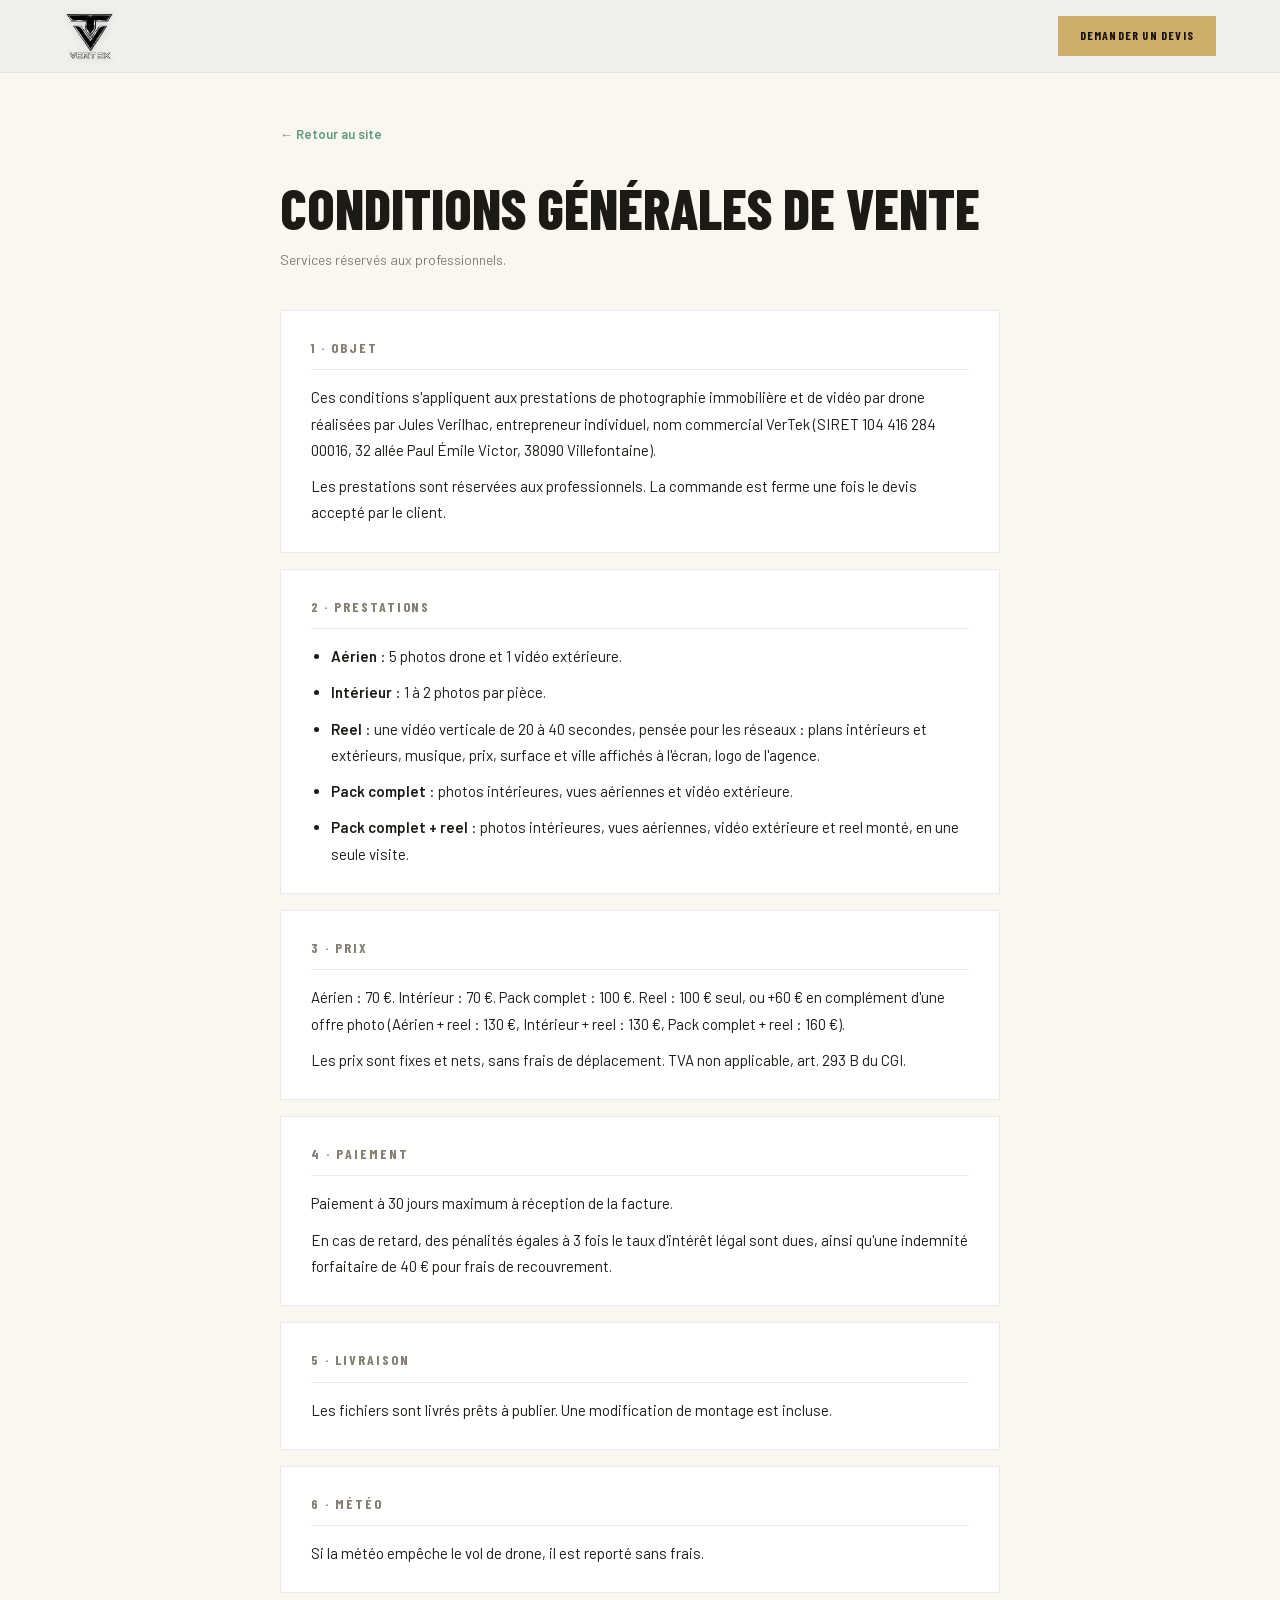
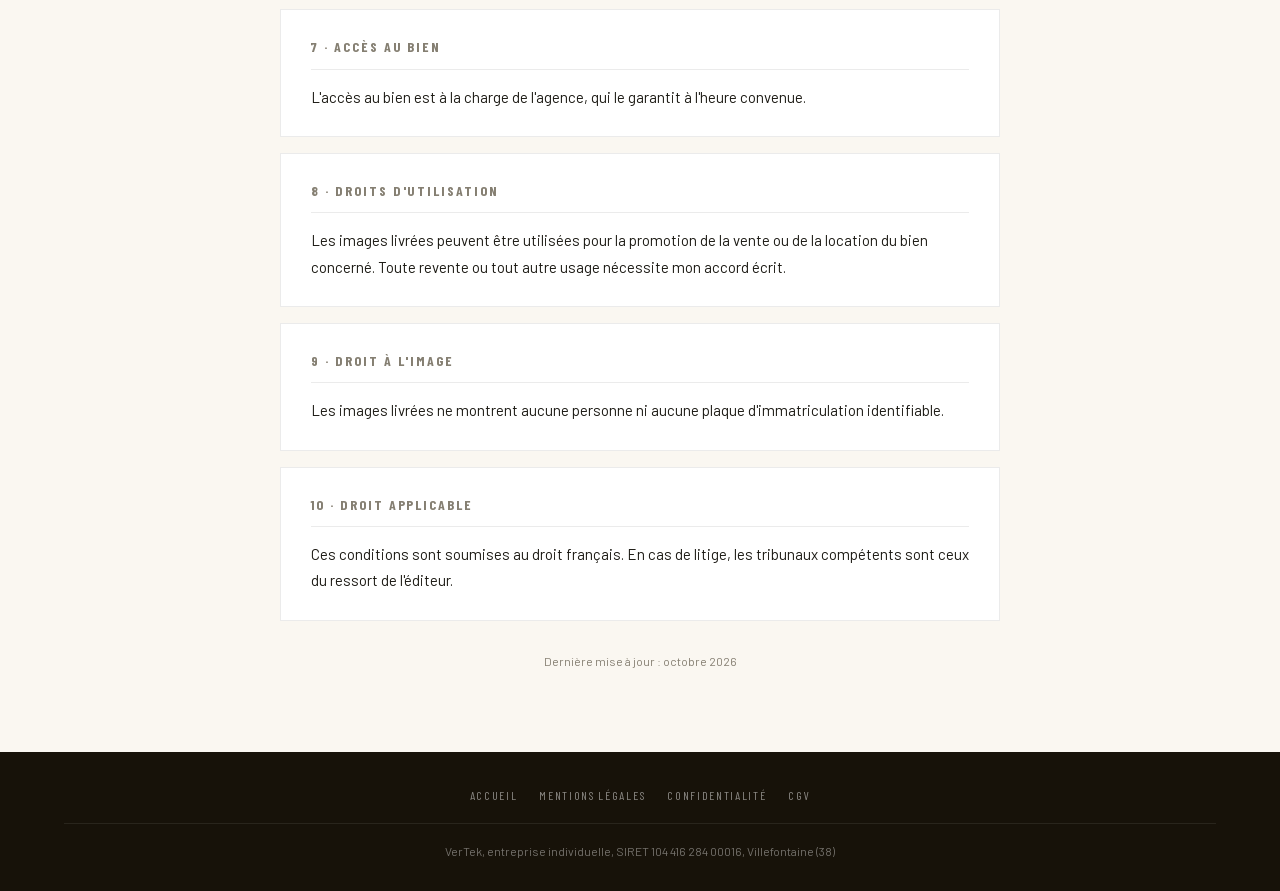
<file: cgv.html>
<!DOCTYPE html>
<html lang="fr">
<head>
  <meta charset="UTF-8" />
  <meta name="viewport" content="width=device-width, initial-scale=1.0" />
  <title>Conditions générales de vente — VerTek, photo immobilière et vidéo drone</title>
  <meta name="description" content="CGV VerTek pour les agences immobilières : offres Aérien, Intérieur, Reel et packs, prix fixes, paiement à 30 jours, droits d'utilisation." />
  <link rel="canonical" href="https://www.vertek.solutions/cgv" />
  <meta property="og:type" content="website" />
  <meta property="og:site_name" content="VerTek" />
  <meta property="og:title" content="Conditions générales de vente — VerTek, photo immobilière et vidéo drone" />
  <meta property="og:description" content="CGV VerTek pour les agences immobilières : offres Aérien, Intérieur, Reel et packs, prix fixes, paiement à 30 jours, droits d'utilisation." />
  <meta property="og:url" content="https://www.vertek.solutions/cgv" />
  <meta property="og:image" content="https://www.vertek.solutions/assets/og-image.jpg" />
  <link rel="icon" type="image/x-icon" href="/favicon.ico" />
  <link rel="icon" type="image/png" href="/favicon.png" />
  <link rel="apple-touch-icon" href="/favicon.png" />
  <link rel="stylesheet" href="/assets/css/site.css" />
</head>
<body>
<nav class="nav solid">
  <a href="/" class="nav-logo"><img src="/assets/logo.png" alt="VerTek" width="52" height="52" /></a>
  <a href="/#devis" class="nav-cta-btn" style="display:inline-block">Demander un devis</a>
</nav>

<main class="legal">
  <a href="/" class="back">← Retour au site</a>
  <h1>Conditions générales de vente</h1>
  <p class="lead">Services réservés aux professionnels.</p>

  <section>
    <h2>1 · Objet</h2>
    <p>Ces conditions s'appliquent aux prestations de photographie immobilière et de vidéo par drone réalisées par Jules Verilhac, entrepreneur individuel, nom commercial VerTek (SIRET 104 416 284 00016, 32 allée Paul Émile Victor, 38090 Villefontaine).</p>
    <p>Les prestations sont réservées aux professionnels. La commande est ferme une fois le devis accepté par le client.</p>
  </section>

  <section>
    <h2>2 · Prestations</h2>
    <ul>
      <li><strong>Aérien</strong> : 5 photos drone et 1 vidéo extérieure.</li>
      <li><strong>Intérieur</strong> : 1 à 2 photos par pièce.</li>
      <li><strong>Reel</strong> : une vidéo verticale de 20 à 40 secondes, pensée pour les réseaux : plans intérieurs et extérieurs, musique, prix, surface et ville affichés à l'écran, logo de l'agence.</li>
      <li><strong>Pack complet</strong> : photos intérieures, vues aériennes et vidéo extérieure.</li>
      <li><strong>Pack complet + reel</strong> : photos intérieures, vues aériennes, vidéo extérieure et reel monté, en une seule visite.</li>
    </ul>
  </section>

  <section>
    <h2>3 · Prix</h2>
    <p>Aérien : 70 €. Intérieur : 70 €. Pack complet : 100 €. Reel : 100 € seul, ou +60 € en complément d'une offre photo (Aérien + reel : 130 €, Intérieur + reel : 130 €, Pack complet + reel : 160 €).</p>
    <p>Les prix sont fixes et nets, sans frais de déplacement. TVA non applicable, art. 293 B du CGI.</p>
  </section>

  <section>
    <h2>4 · Paiement</h2>
    <p>Paiement à 30 jours maximum à réception de la facture.</p>
    <p>En cas de retard, des pénalités égales à 3 fois le taux d'intérêt légal sont dues, ainsi qu'une indemnité forfaitaire de 40 € pour frais de recouvrement.</p>
  </section>

  <section>
    <h2>5 · Livraison</h2>
    <p>Les fichiers sont livrés prêts à publier. Une modification de montage est incluse.</p>
  </section>

  <section>
    <h2>6 · Météo</h2>
    <p>Si la météo empêche le vol de drone, il est reporté sans frais.</p>
  </section>

  <section>
    <h2>7 · Accès au bien</h2>
    <p>L'accès au bien est à la charge de l'agence, qui le garantit à l'heure convenue.</p>
  </section>

  <section>
    <h2>8 · Droits d'utilisation</h2>
    <p>Les images livrées peuvent être utilisées pour la promotion de la vente ou de la location du bien concerné. Toute revente ou tout autre usage nécessite mon accord écrit.</p>
  </section>

  <section>
    <h2>9 · Droit à l'image</h2>
    <p>Les images livrées ne montrent aucune personne ni aucune plaque d'immatriculation identifiable.</p>
  </section>

  <section>
    <h2>10 · Droit applicable</h2>
    <p>Ces conditions sont soumises au droit français. En cas de litige, les tribunaux compétents sont ceux du ressort de l'éditeur.</p>
  </section>

  <p class="updated">Dernière mise à jour : octobre 2026</p>
</main>

<footer style="padding-top:34px">
  <div class="flinks" style="margin-top:0">
    <a href="/">Accueil</a>
    <a href="/mentions-legales">Mentions légales</a>
    <a href="/confidentialite">Confidentialité</a>
    <a href="/cgv">CGV</a>
  </div>
  <div class="footer-legal">VerTek, entreprise individuelle, SIRET 104 416 284 00016, Villefontaine (38)</div>
</footer>
</body>
</html>
</file>
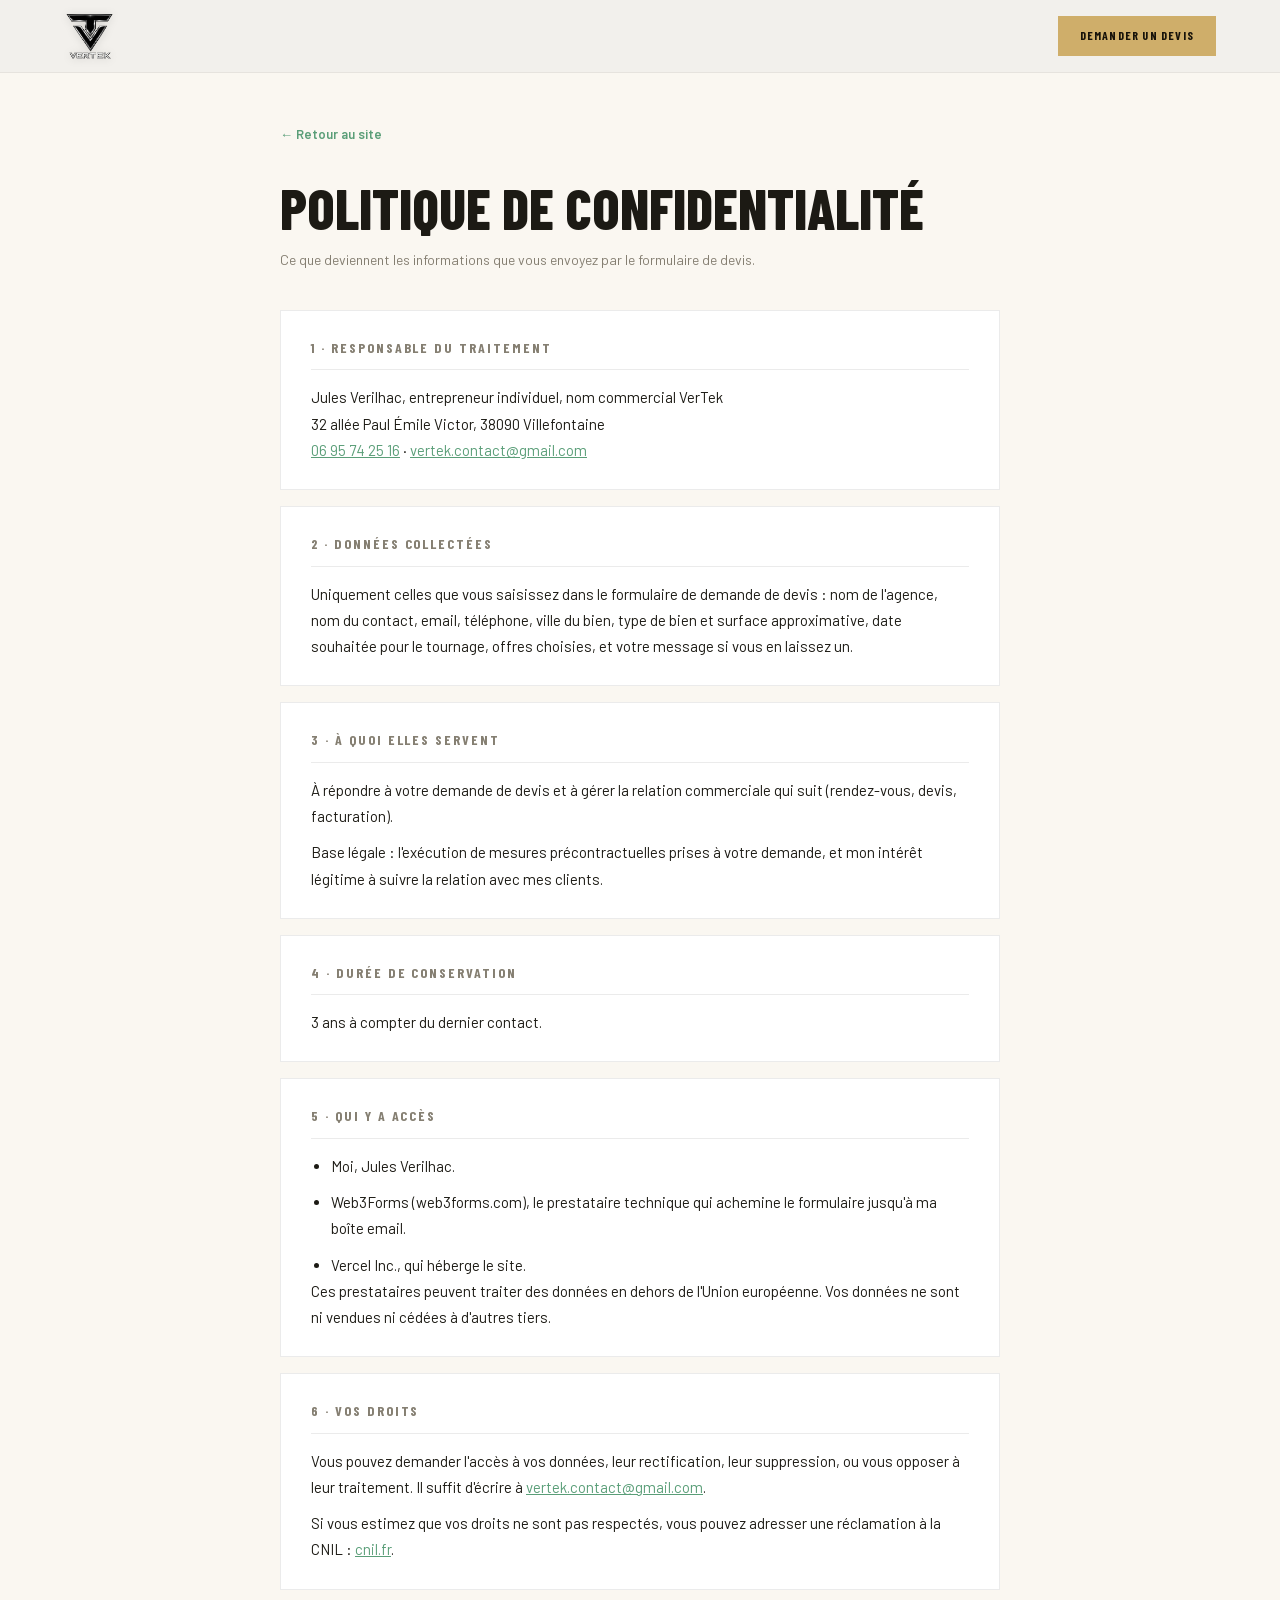
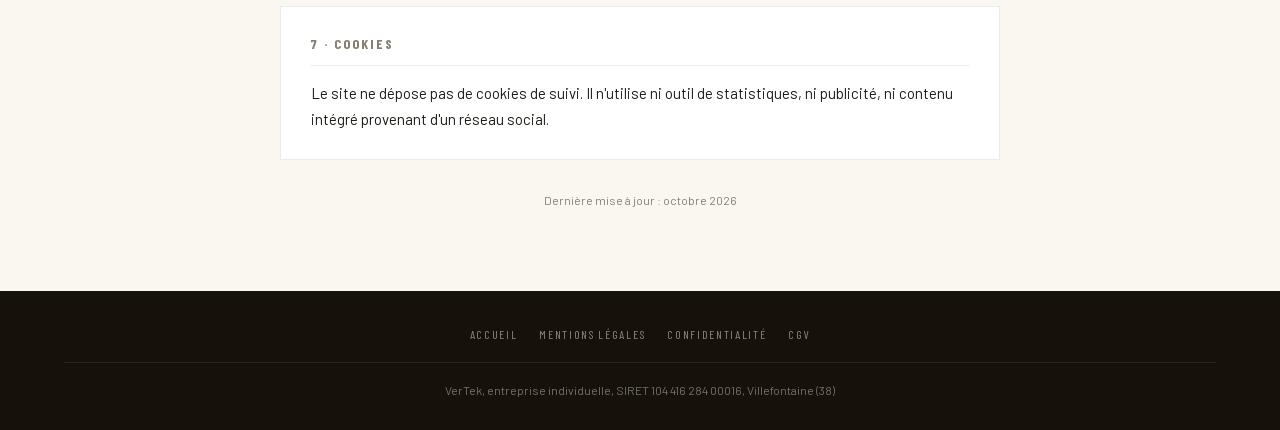
<file: confidentialite.html>
<!DOCTYPE html>
<html lang="fr">
<head>
  <meta charset="UTF-8" />
  <meta name="viewport" content="width=device-width, initial-scale=1.0" />
  <title>Politique de confidentialité — VerTek, photographe immobilier drone en Isère</title>
  <meta name="description" content="Comment VerTek utilise les données du formulaire de devis : finalité, durée de conservation, destinataires et droits. Site sans cookies de suivi." />
  <link rel="canonical" href="https://www.vertek.solutions/confidentialite" />
  <meta property="og:type" content="website" />
  <meta property="og:site_name" content="VerTek" />
  <meta property="og:title" content="Politique de confidentialité — VerTek, photographe immobilier drone en Isère" />
  <meta property="og:description" content="Comment VerTek utilise les données du formulaire de devis : finalité, durée de conservation, destinataires et droits. Site sans cookies de suivi." />
  <meta property="og:url" content="https://www.vertek.solutions/confidentialite" />
  <meta property="og:image" content="https://www.vertek.solutions/assets/og-image.jpg" />
  <link rel="icon" type="image/x-icon" href="/favicon.ico" />
  <link rel="icon" type="image/png" href="/favicon.png" />
  <link rel="apple-touch-icon" href="/favicon.png" />
  <link rel="stylesheet" href="/assets/css/site.css" />
</head>
<body>
<nav class="nav solid">
  <a href="/" class="nav-logo"><img src="/assets/logo.png" alt="VerTek" width="52" height="52" /></a>
  <a href="/#devis" class="nav-cta-btn" style="display:inline-block">Demander un devis</a>
</nav>

<main class="legal">
  <a href="/" class="back">← Retour au site</a>
  <h1>Politique de confidentialité</h1>
  <p class="lead">Ce que deviennent les informations que vous envoyez par le formulaire de devis.</p>

  <section>
    <h2>1 · Responsable du traitement</h2>
    <p>Jules Verilhac, entrepreneur individuel, nom commercial VerTek<br />
    32 allée Paul Émile Victor, 38090 Villefontaine<br />
    <a href="tel:+33695742516">06 95 74 25 16</a> · <a href="mailto:vertek.contact@gmail.com">vertek.contact@gmail.com</a></p>
  </section>

  <section>
    <h2>2 · Données collectées</h2>
    <p>Uniquement celles que vous saisissez dans le formulaire de demande de devis : nom de l'agence, nom du contact, email, téléphone, ville du bien, type de bien et surface approximative, date souhaitée pour le tournage, offres choisies, et votre message si vous en laissez un.</p>
  </section>

  <section>
    <h2>3 · À quoi elles servent</h2>
    <p>À répondre à votre demande de devis et à gérer la relation commerciale qui suit (rendez-vous, devis, facturation).</p>
    <p>Base légale : l'exécution de mesures précontractuelles prises à votre demande, et mon intérêt légitime à suivre la relation avec mes clients.</p>
  </section>

  <section>
    <h2>4 · Durée de conservation</h2>
    <p>3 ans à compter du dernier contact.</p>
  </section>

  <section>
    <h2>5 · Qui y a accès</h2>
    <ul>
      <li>Moi, Jules Verilhac.</li>
      <li>Web3Forms (web3forms.com), le prestataire technique qui achemine le formulaire jusqu'à ma boîte email.</li>
      <li>Vercel Inc., qui héberge le site.</li>
    </ul>
    <p>Ces prestataires peuvent traiter des données en dehors de l'Union européenne. Vos données ne sont ni vendues ni cédées à d'autres tiers.</p>
  </section>

  <section>
    <h2>6 · Vos droits</h2>
    <p>Vous pouvez demander l'accès à vos données, leur rectification, leur suppression, ou vous opposer à leur traitement. Il suffit d'écrire à <a href="mailto:vertek.contact@gmail.com">vertek.contact@gmail.com</a>.</p>
    <p>Si vous estimez que vos droits ne sont pas respectés, vous pouvez adresser une réclamation à la CNIL : <a href="https://www.cnil.fr" target="_blank" rel="noopener noreferrer">cnil.fr</a>.</p>
  </section>

  <section>
    <h2>7 · Cookies</h2>
    <p>Le site ne dépose pas de cookies de suivi. Il n'utilise ni outil de statistiques, ni publicité, ni contenu intégré provenant d'un réseau social.</p>
  </section>

  <p class="updated">Dernière mise à jour : octobre 2026</p>
</main>

<footer style="padding-top:34px">
  <div class="flinks" style="margin-top:0">
    <a href="/">Accueil</a>
    <a href="/mentions-legales">Mentions légales</a>
    <a href="/confidentialite">Confidentialité</a>
    <a href="/cgv">CGV</a>
  </div>
  <div class="footer-legal">VerTek, entreprise individuelle, SIRET 104 416 284 00016, Villefontaine (38)</div>
</footer>
</body>
</html>
</file>
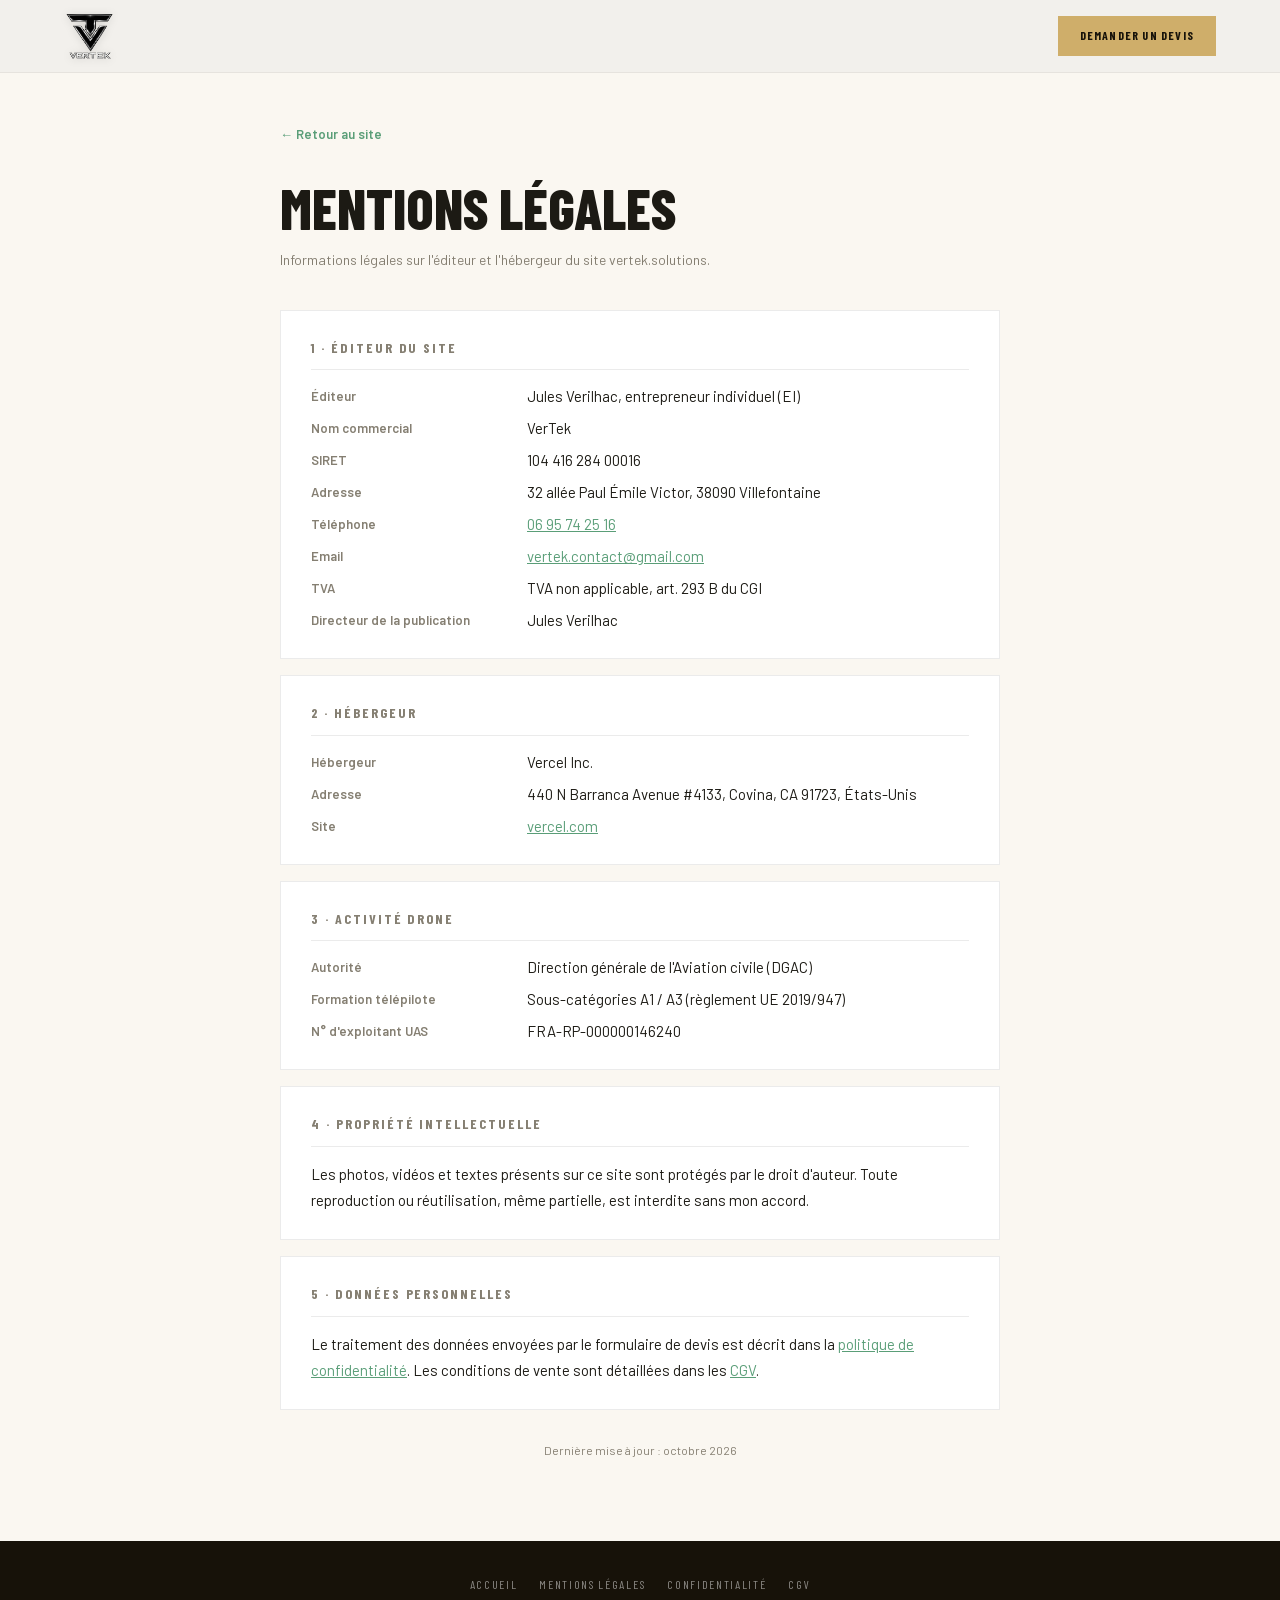
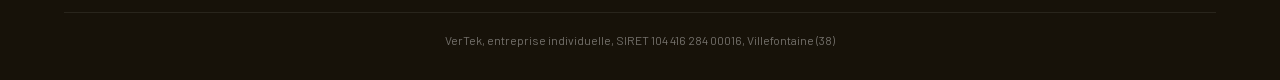
<file: mentions-legales.html>
<!DOCTYPE html>
<html lang="fr">
<head>
  <meta charset="UTF-8" />
  <meta name="viewport" content="width=device-width, initial-scale=1.0" />
  <title>Mentions légales — VerTek, photographe immobilier drone en Isère</title>
  <meta name="description" content="Mentions légales du site VerTek : éditeur, hébergeur et propriété intellectuelle. Photographie immobilière et vidéo drone, Nord-Isère et Est lyonnais." />
  <link rel="canonical" href="https://www.vertek.solutions/mentions-legales" />
  <meta property="og:type" content="website" />
  <meta property="og:site_name" content="VerTek" />
  <meta property="og:title" content="Mentions légales — VerTek, photographe immobilier drone en Isère" />
  <meta property="og:description" content="Mentions légales du site VerTek : éditeur, hébergeur et propriété intellectuelle. Photographie immobilière et vidéo drone, Nord-Isère et Est lyonnais." />
  <meta property="og:url" content="https://www.vertek.solutions/mentions-legales" />
  <meta property="og:image" content="https://www.vertek.solutions/assets/og-image.jpg" />
  <link rel="icon" type="image/x-icon" href="/favicon.ico" />
  <link rel="icon" type="image/png" href="/favicon.png" />
  <link rel="apple-touch-icon" href="/favicon.png" />
  <link rel="stylesheet" href="/assets/css/site.css" />
</head>
<body>
<nav class="nav solid">
  <a href="/" class="nav-logo"><img src="/assets/logo.png" alt="VerTek" width="52" height="52" /></a>
  <a href="/#devis" class="nav-cta-btn" style="display:inline-block">Demander un devis</a>
</nav>

<main class="legal">
  <a href="/" class="back">← Retour au site</a>
  <h1>Mentions légales</h1>
  <p class="lead">Informations légales sur l'éditeur et l'hébergeur du site vertek.solutions.</p>

  <section>
    <h2>1 · Éditeur du site</h2>
    <dl>
      <dt>Éditeur</dt><dd>Jules Verilhac, entrepreneur individuel (EI)</dd>
      <dt>Nom commercial</dt><dd>VerTek</dd>
      <dt>SIRET</dt><dd>104 416 284 00016</dd>
      <dt>Adresse</dt><dd>32 allée Paul Émile Victor, 38090 Villefontaine</dd>
      <dt>Téléphone</dt><dd><a href="tel:+33695742516">06 95 74 25 16</a></dd>
      <dt>Email</dt><dd><a href="mailto:vertek.contact@gmail.com">vertek.contact@gmail.com</a></dd>
      <dt>TVA</dt><dd>TVA non applicable, art. 293 B du CGI</dd>
      <dt>Directeur de la publication</dt><dd>Jules Verilhac</dd>
    </dl>
  </section>

  <section>
    <h2>2 · Hébergeur</h2>
    <dl>
      <dt>Hébergeur</dt><dd>Vercel Inc.</dd>
      <dt>Adresse</dt><dd>440 N Barranca Avenue #4133, Covina, CA 91723, États-Unis</dd>
      <dt>Site</dt><dd><a href="https://vercel.com" target="_blank" rel="noopener noreferrer">vercel.com</a></dd>
    </dl>
  </section>

  <section>
    <h2>3 · Activité drone</h2>
    <dl>
      <dt>Autorité</dt><dd>Direction générale de l'Aviation civile (DGAC)</dd>
      <dt>Formation télépilote</dt><dd>Sous-catégories A1 / A3 (règlement UE 2019/947)</dd>
      <dt>N° d'exploitant UAS</dt><dd>FRA-RP-000000146240</dd>
    </dl>
  </section>

  <section>
    <h2>4 · Propriété intellectuelle</h2>
    <p>Les photos, vidéos et textes présents sur ce site sont protégés par le droit d'auteur. Toute reproduction ou réutilisation, même partielle, est interdite sans mon accord.</p>
  </section>

  <section>
    <h2>5 · Données personnelles</h2>
    <p>Le traitement des données envoyées par le formulaire de devis est décrit dans la <a href="/confidentialite">politique de confidentialité</a>. Les conditions de vente sont détaillées dans les <a href="/cgv">CGV</a>.</p>
  </section>

  <p class="updated">Dernière mise à jour : octobre 2026</p>
</main>

<footer style="padding-top:34px">
  <div class="flinks" style="margin-top:0">
    <a href="/">Accueil</a>
    <a href="/mentions-legales">Mentions légales</a>
    <a href="/confidentialite">Confidentialité</a>
    <a href="/cgv">CGV</a>
  </div>
  <div class="footer-legal">VerTek, entreprise individuelle, SIRET 104 416 284 00016, Villefontaine (38)</div>
</footer>
</body>
</html>
</file>
<file: assets/css/site.css>
/* VerTek — feuille de style du site. Polices hébergées en local (aucun appel à Google Fonts). */
@font-face{font-family:'Anton';font-style:normal;font-weight:400;font-display:swap;src:url(../fonts/anton-400.woff2) format('woff2');}
@font-face{font-family:'Cinzel';font-style:normal;font-weight:500 700;font-display:swap;src:url(../fonts/cinzel-var.woff2) format('woff2');}
@font-face{font-family:'Barlow';font-style:normal;font-weight:300;font-display:swap;src:url(../fonts/barlow-300.woff2) format('woff2');}
@font-face{font-family:'Barlow';font-style:normal;font-weight:400;font-display:swap;src:url(../fonts/barlow-400.woff2) format('woff2');}
@font-face{font-family:'Barlow';font-style:normal;font-weight:600;font-display:swap;src:url(../fonts/barlow-600.woff2) format('woff2');}
@font-face{font-family:'Barlow Condensed';font-style:normal;font-weight:400;font-display:swap;src:url(../fonts/barlow-condensed-400.woff2) format('woff2');}
@font-face{font-family:'Barlow Condensed';font-style:normal;font-weight:600;font-display:swap;src:url(../fonts/barlow-condensed-600.woff2) format('woff2');}
@font-face{font-family:'Barlow Condensed';font-style:normal;font-weight:700;font-display:swap;src:url(../fonts/barlow-condensed-700.woff2) format('woff2');}
@font-face{font-family:'Barlow Condensed';font-style:normal;font-weight:800;font-display:swap;src:url(../fonts/barlow-condensed-800.woff2) format('woff2');}

*, *::before, *::after { box-sizing: border-box; margin: 0; padding: 0; }
:root {
  --bg:    #faf7f1;
  --bg2:   #f0ede4;
  --bg3:   #ffffff;
  --text:  #1c1a14;
  --muted: #857f72;
  --border: rgba(0,0,0,0.08);
  --gold:      #cfae6a;
  --gold-deep: #a87f3d;
  --lux-bg:    #171209;
  --lux-ink:   #eee5d3;
  --steel:      #4a7a96;
  --steel-deep: #16242c;
  --alert: #c0392b;
  --green: #5a9e78;
  --font-display: 'Barlow Condensed', sans-serif;
  --font-body:    'Barlow', sans-serif;
  --font-epic:    'Anton', sans-serif;
  --font-lux:     'Cinzel', serif;
}
html { scroll-behavior: smooth; }
body { background: var(--bg); color: var(--text); font-family: var(--font-body); font-size: 16px; line-height: 1.6; overflow-x: hidden; }
::selection { background: rgba(207,174,106,.4); color: var(--text); }
::-webkit-scrollbar { width: 4px; }
::-webkit-scrollbar-track { background: var(--bg); }
::-webkit-scrollbar-thumb { background: var(--gold); border-radius: 2px; }
section[id] { scroll-margin-top: 76px; }
#root { min-height: 100vh; }

/* —— NAV —— */
.nav{position:fixed;top:0;left:0;right:0;z-index:100;padding:0 5vw;height:72px;display:flex;align-items:center;justify-content:space-between;transition:background .35s,box-shadow .35s;}
.nav.on-hero .nav-link{color:rgba(255,255,255,.72);}
.nav.on-hero .nav-link:hover{color:#fff;}
.nav.on-hero .nav-mob-btn{color:#fff;}
.nav.scrolled{background:rgba(242,240,235,.95);backdrop-filter:blur(14px);box-shadow:0 1px 0 var(--border);}
.nav.on-hero.scrolled .nav-link{color:var(--muted);}
.nav.on-hero.scrolled .nav-link:hover{color:var(--text);}
.nav.on-hero.scrolled .nav-mob-btn{color:var(--text);}
.nav-links{display:flex;gap:22px;list-style:none;}
.nav-link{font-family:var(--font-display);font-size:12px;letter-spacing:.08em;text-transform:uppercase;color:var(--muted);text-decoration:none;transition:color .2s;}
.nav-link:hover{color:var(--text);}
.nav-cta-btn{font-family:var(--font-display);font-size:12px;letter-spacing:.1em;text-transform:uppercase;padding:10px 22px;background:var(--gold);color:#171209;font-weight:700;border:none;cursor:pointer;transition:background .2s;text-decoration:none;}
.nav-cta-btn:hover{background:#e0c485;}
.nav-mob-btn{display:none;background:none;border:none;cursor:pointer;color:var(--text);}
.mob-menu{display:none;position:fixed;inset:0;background:#fff;z-index:200;flex-direction:column;align-items:center;justify-content:center;gap:28px;}
.mob-menu.open{display:flex;}
.mob-menu a{font-family:var(--font-display);font-size:26px;font-weight:700;letter-spacing:.08em;text-transform:uppercase;color:var(--text);text-decoration:none;}
.mob-close{position:absolute;top:18px;right:5vw;background:none;border:none;color:var(--text);cursor:pointer;}
@media(max-width:980px){.nav-links{display:none;}.nav-cta-btn{display:none;}.nav-mob-btn{display:block;}}

/* —— BUTTONS —— */
.btn{display:inline-flex;align-items:center;gap:8px;font-family:var(--font-display);font-size:14px;font-weight:700;letter-spacing:.1em;text-transform:uppercase;padding:14px 30px;cursor:pointer;transition:all .2s;text-decoration:none;border:none;}
.btn:hover{transform:translateY(-1px);}
.btn-paper{background:#f3ead8;color:#171209;box-shadow:4px 4px 0 rgba(0,0,0,.55);}
.btn-paper:hover{background:#fff;}
.btn-w{background:transparent;color:#fff;border:1px solid rgba(255,255,255,.38);}
.btn-w:hover{border-color:#fff;background:rgba(255,255,255,.08);}
.btn-gold{background:var(--gold);color:#171209;}
.btn-gold:hover{background:#e0c485;}
.btn-g{background:transparent;color:var(--muted);border:1px solid var(--border);font-size:13px;padding:11px 24px;}
.btn-g:hover{color:var(--text);border-color:rgba(0,0,0,.25);}

/* —— HERO —— */
.hero{position:relative;min-height:100vh;display:flex;flex-direction:column;align-items:center;justify-content:center;text-align:center;overflow:hidden;padding:120px 5vw 90px;color:#fff;}
.hero-vid-wrap{position:absolute;inset:0;z-index:0;overflow:hidden;background:#0a0c09;}
.hero-vid-wrap video{width:100%;height:100%;object-fit:cover;opacity:.6;}
.hero-overlay{position:absolute;inset:0;z-index:1;background:linear-gradient(170deg,rgba(4,5,3,.6) 0%,rgba(4,5,3,.42) 45%,rgba(4,5,3,.8) 100%);}
.hero-content{position:relative;z-index:2;max-width:1000px;width:100%;}
.hero-kicker{font-family:var(--font-display);font-size:clamp(11px,1.4vw,14px);letter-spacing:.42em;text-transform:uppercase;color:rgba(255,255,255,.78);margin-bottom:20px;}
.hero-vertek{font-family:var(--font-epic);font-size:clamp(68px,14vw,184px);line-height:.98;letter-spacing:.05em;text-transform:uppercase;color:#f3ead8;-webkit-text-stroke:4px #0d0b07;paint-order:stroke fill;text-shadow:7px 9px 0 rgba(8,6,3,.85),0 24px 70px rgba(0,0,0,.5);margin-bottom:24px;}
@media(max-width:640px){.hero-vertek{-webkit-text-stroke:2.5px #0d0b07;text-shadow:4px 5px 0 rgba(8,6,3,.85);}}
.hero-sub{font-size:clamp(15px,2vw,19px);color:rgba(255,255,255,.78);max-width:560px;margin:0 auto 40px;font-weight:300;line-height:1.7;}
.hero-sub b{font-weight:600;color:#fff;}
.hero-badge{display:inline-flex;align-items:center;gap:8px;font-family:var(--font-display);font-size:11px;letter-spacing:.22em;text-transform:uppercase;color:rgba(255,255,255,.82);border:1px solid rgba(255,255,255,.24);padding:6px 16px;margin-bottom:30px;backdrop-filter:blur(6px);}
.hero-dot{width:5px;height:5px;background:var(--gold);border-radius:50%;animation:blink 2s infinite;}
@keyframes blink{0%,100%{opacity:1}50%{opacity:.4}}
.hero-btns{display:flex;gap:14px;justify-content:center;flex-wrap:wrap;}

/* —— DRONE SCANNER —— */
.drone-scanner{position:absolute;inset:0;z-index:3;pointer-events:none;}
body.no-scan .drone-scanner{display:none;}
@keyframes prop-spin{to{transform:rotate(360deg)}}
@keyframes drone-bob{0%,100%{transform:translateY(0)}50%{transform:translateY(-5px)}}
.drone-unit{position:absolute;width:0;height:0;transition:left 2.6s cubic-bezier(.45,.05,.35,1),top 2.6s cubic-bezier(.45,.05,.35,1);}
.drone-svg-wrap{position:absolute;left:-26px;top:-18px;animation:drone-bob 2.4s ease-in-out infinite;filter:drop-shadow(0 4px 12px rgba(0,0,0,.55));}
.prop{transform-origin:50% 50%;transform-box:fill-box;animation:prop-spin .12s linear infinite;}
.scan-cone{position:absolute;left:26px;top:-16px;opacity:0;transition:opacity .5s ease;}
.scanning .scan-cone{opacity:1;}
@keyframes sweep{from{transform:rotate(-14deg)}to{transform:rotate(14deg)}}
.sweep{transform-origin:0px 55px;animation:sweep 1.5s ease-in-out infinite alternate;}
.scan-lbl{position:absolute;left:24px;top:-28px;font-family:monospace;font-size:10px;letter-spacing:.2em;color:#ffd080;opacity:0;transition:opacity .4s;white-space:nowrap;text-shadow:0 1px 4px rgba(0,0,0,.7);}
.scanning .scan-lbl{opacity:1;animation:blink 1s infinite;}
@media(prefers-reduced-motion:reduce){.drone-scanner{display:none;}}

/* —— SECTIONS —— */
.sec{padding:96px 5vw;}
.sec-lbl{font-family:var(--font-display);font-size:11px;letter-spacing:.3em;text-transform:uppercase;color:var(--green);margin-bottom:14px;}
.sec-title{font-family:var(--font-display);font-size:clamp(34px,5vw,58px);font-weight:800;text-transform:uppercase;line-height:1;margin-bottom:18px;letter-spacing:-.01em;color:var(--text);}
.sec-sub{color:var(--muted);font-size:16px;max-width:560px;font-weight:300;line-height:1.7;}

/* —— IMMOBILIER (LUXE) —— */
.lux{background:radial-gradient(1100px 480px at 50% -8%,#261c0d 0%,var(--lux-bg) 62%);color:var(--lux-ink);}
.lux-lbl{font-family:var(--font-display);font-size:11px;letter-spacing:.4em;text-transform:uppercase;color:var(--gold);margin-bottom:16px;}
.lux-title{font-family:var(--font-lux);font-weight:600;font-size:clamp(34px,5vw,60px);color:#f0e6cf;line-height:1.05;}
.lux-rule{width:72px;height:1px;background:linear-gradient(90deg,var(--gold),transparent);margin:20px 0 16px;}
.lux-sub{color:rgba(238,229,211,.62);max-width:580px;font-weight:300;line-height:1.75;}
.lux-grid{display:grid;grid-template-columns:repeat(3,1fr);gap:22px;margin-top:34px;max-width:1160px;margin-left:auto;margin-right:auto;}
.lux-card{border:1px solid rgba(207,174,106,.26);padding:38px 30px;background:linear-gradient(180deg,rgba(207,174,106,.07),rgba(207,174,106,.015));position:relative;transition:border-color .3s,transform .3s;display:flex;flex-direction:column;}
.lux-card:hover{border-color:rgba(207,174,106,.65);transform:translateY(-3px);}
.lux-card.feat{border-color:var(--gold);background:linear-gradient(180deg,rgba(207,174,106,.12),rgba(207,174,106,.03));}
.lux-tag{position:absolute;top:-12px;left:50%;transform:translateX(-50%);background:var(--gold);color:#171209;font-family:var(--font-display);font-size:10px;letter-spacing:.22em;text-transform:uppercase;padding:4px 14px;font-weight:700;white-space:nowrap;}
.lux-name{font-family:var(--font-lux);font-size:21px;font-weight:600;color:#f0e6cf;letter-spacing:.04em;margin-bottom:10px;}
.lux-price{font-family:var(--font-display);font-size:36px;font-weight:800;color:var(--gold);line-height:1;}
.lux-tva{font-size:11px;color:rgba(238,229,211,.38);margin-top:8px;}
.lux-inc{margin-top:24px;display:flex;flex-direction:column;gap:10px;flex:1;}
.lux-inc span{display:flex;align-items:flex-start;gap:9px;font-size:14px;color:rgba(238,229,211,.78);font-weight:300;}
.lux-inc .ck{color:var(--gold);flex-shrink:0;margin-top:4px;}
@media(max-width:920px){.lux-grid{grid-template-columns:1fr;max-width:480px;}}

/* —— BIBLIOTHÈQUE —— */
.lib-chips{display:flex;gap:8px;flex-wrap:wrap;margin-top:34px;}
.lib-chip{font-family:var(--font-display);font-size:12px;font-weight:600;letter-spacing:.12em;text-transform:uppercase;padding:9px 18px;border:1px solid var(--border);background:var(--bg3);color:var(--muted);cursor:pointer;transition:all .15s;}
.lib-chip:hover{color:var(--text);border-color:rgba(0,0,0,.25);}
.lib-chip.active{background:var(--text);color:#fff;border-color:var(--text);}
.lib-wrap{max-width:1160px;margin:0 auto;}
.lib-grid{display:grid;grid-template-columns:repeat(3,1fr);gap:3px;margin-top:22px;}
.lib-cell{position:relative;height:250px;overflow:hidden;background:#d8d4cb;cursor:pointer;}
.lib-cell img,.lib-cell video{width:100%;height:100%;object-fit:cover;display:block;transition:transform .6s ease;}
.lib-cell:hover img,.lib-cell:hover video{transform:scale(1.05);}
.lib-cat{position:absolute;top:12px;left:12px;font-family:var(--font-display);font-size:10px;letter-spacing:.2em;text-transform:uppercase;color:#fff;background:rgba(0,0,0,.5);padding:3px 9px;z-index:2;backdrop-filter:blur(4px);}
.lib-lbl{position:absolute;bottom:12px;left:12px;font-family:var(--font-display);font-size:12px;letter-spacing:.1em;text-transform:uppercase;color:#fff;z-index:2;text-shadow:0 1px 4px rgba(0,0,0,.65);}
.lib-play{position:absolute;top:50%;left:50%;transform:translate(-50%,-50%);width:50px;height:50px;background:rgba(255,255,255,.15);border:1px solid rgba(255,255,255,.5);border-radius:50%;display:flex;align-items:center;justify-content:center;color:#fff;opacity:0;transition:opacity .3s;backdrop-filter:blur(4px);z-index:3;}
.lib-cell:hover .lib-play{opacity:1;}
@media(max-width:860px){.lib-grid{grid-template-columns:1fr 1fr;}.lib-cell{height:190px;}}
@media(max-width:540px){.lib-grid{grid-template-columns:1fr;}}

.lib-video-sep{display:flex;align-items:center;gap:12px;margin-top:56px;}
.lib-video-sep .ico{width:26px;height:26px;border-radius:50%;background:var(--steel);color:#fff;display:flex;align-items:center;justify-content:center;flex:none;}
.lib-video-sep .lbl{font-family:var(--font-display);font-size:13px;font-weight:700;letter-spacing:.22em;text-transform:uppercase;color:var(--text);}
.lib-video-sep .rule{flex:1;height:1px;background:var(--border);}
.lib-video-grid{display:grid;grid-template-columns:repeat(auto-fit,minmax(260px,1fr));gap:14px;margin-top:20px;}
.lib-video-cell{position:relative;aspect-ratio:16/10;overflow:hidden;background:#12100b;cursor:pointer;border:1px solid var(--border);}
.lib-video-cell video{width:100%;height:100%;object-fit:cover;display:block;transition:transform .6s ease;}
.lib-video-cell:hover video{transform:scale(1.05);}
@media(max-width:540px){.lib-video-grid{grid-template-columns:1fr;}}

/* —— LIGHTBOX —— */
.lb-overlay{position:fixed;inset:0;background:rgba(0,0,0,.94);z-index:2000;display:flex;align-items:center;justify-content:center;cursor:pointer;}
.lb-box{position:relative;max-width:92vw;max-height:92vh;cursor:default;display:flex;flex-direction:column;align-items:center;gap:14px;}
.lb-close{position:absolute;top:-44px;right:0;background:none;border:none;color:#fff;font-size:28px;cursor:pointer;line-height:1;opacity:.7;transition:opacity .2s;}
.lb-close:hover{opacity:1;}
.lb-caption{font-family:var(--font-display);font-size:12px;letter-spacing:.15em;text-transform:uppercase;color:rgba(255,255,255,.55);}

/* —— AJUSTEMENTS —— */
img{max-width:100%;}
a{color:inherit;}
.todo{color:var(--alert);font-style:italic;font-weight:600;}
.sr-only{position:absolute;width:1px;height:1px;overflow:hidden;clip:rect(0 0 0 0);white-space:nowrap;}
.nav-logo{display:flex;align-items:center;text-decoration:none;}
.nav-logo img{height:52px;width:auto;display:block;filter:drop-shadow(0 1px 4px rgba(0,0,0,.12));transition:filter .35s;}
.nav.on-hero:not(.scrolled) .nav-logo img{filter:brightness(0) invert(1) drop-shadow(0 2px 8px rgba(0,0,0,.4));}
.mob-menu .btn{font-size:14px;color:#171209;}
.hero-vertek{margin-bottom:20px;}
.hero-title{font-family:var(--font-display);font-size:clamp(26px,4vw,42px);font-weight:700;line-height:1.12;color:#fff;max-width:760px;margin:0 auto 16px;text-shadow:0 2px 18px rgba(0,0,0,.45);}
.hero .hero-sub{max-width:640px;margin:0 auto 34px;}
.wrap{max-width:1160px;margin:0 auto;}
.sec.sec-tight{padding-top:44px;padding-bottom:44px;}

/* —— OFFRES —— */
.lux-head{padding:72px 5vw 0;max-width:1160px;margin:0 auto;}
.lux-intro{max-width:1160px;margin:30px auto 0;padding:0 5vw;font-size:13px;letter-spacing:.04em;color:rgba(238,229,211,.62);}
.lux-grid{padding:0 5vw;}
.lux-card .btn{font-size:12px;padding:11px 22px;width:100%;justify-content:center;margin-top:28px;}
.lux-desc{font-size:14px;line-height:1.65;color:rgba(238,229,211,.72);font-weight:300;margin-top:14px;flex:1;}
.lux-card .lux-name+.lux-desc{flex:none;margin-top:0;}
.lux-opts{display:flex;flex-direction:column;gap:12px;margin-top:22px;flex:1;}
.lux-opt{display:flex;justify-content:space-between;align-items:flex-start;gap:14px;padding:14px 0;border-top:1px solid rgba(207,174,106,.2);}
.lux-opt b{display:block;font-family:var(--font-display);font-size:17px;font-weight:700;letter-spacing:.06em;text-transform:uppercase;color:#f0e6cf;}
.lux-opt span{display:block;font-size:13.5px;color:rgba(238,229,211,.7);font-weight:300;margin-top:2px;}
.lux-opt strong{font-family:var(--font-display);font-size:28px;font-weight:800;color:var(--gold);line-height:1;white-space:nowrap;}
.lux-after{text-align:center;padding:34px 5vw 72px;max-width:1160px;margin:0 auto;display:grid;gap:6px;}
.lux-after p{font-size:13px;color:rgba(238,229,211,.55);}
.lux-opt-both{border:1px solid var(--gold);background:rgba(207,174,106,.1);padding:14px 14px;margin:0 -14px;}
.lux-opt-both b{color:var(--gold);}

/* —— COMMENT ÇA MARCHE —— */
.steps{list-style:none;display:grid;grid-template-columns:repeat(3,1fr);gap:16px;margin-top:6px;}
.steps li{display:flex;gap:14px;align-items:flex-start;background:var(--bg3);border:1px solid var(--border);padding:22px 22px;}
.step-n{flex:none;width:34px;height:34px;border-radius:50%;background:var(--gold);color:#171209;font-family:var(--font-display);font-weight:800;font-size:17px;display:flex;align-items:center;justify-content:center;}
.steps p{font-size:14.5px;line-height:1.6;color:var(--muted);}
.steps strong{display:block;color:var(--text);font-family:var(--font-display);font-size:17px;font-weight:700;letter-spacing:.03em;margin-bottom:2px;}
@media(max-width:860px){.steps{grid-template-columns:1fr;}}

/* —— REELS —— */
.reels-sub{font-size:14px;color:var(--muted);margin-top:10px;}
.reels-grid{display:grid;grid-template-columns:repeat(auto-fill,minmax(180px,220px));gap:14px;margin-top:18px;}
.reel-cell{position:relative;aspect-ratio:9/16;overflow:hidden;background:#12100b;border:1px solid var(--border);}
.reel-cell img{width:100%;height:100%;object-fit:cover;display:block;transition:transform .6s ease;}
.reel-cell:hover img{transform:scale(1.04);}
.reel-cell button{position:relative;appearance:none;border:0;padding:0;margin:0;background:none;display:block;width:100%;height:100%;cursor:pointer;}
.reel-cell .lib-play{opacity:1;}
.lb-box video.vertical{max-height:86vh;max-width:min(90vw,48vh);}
@media(max-width:540px){.reels-grid{grid-template-columns:1fr 1fr;}}

/* —— RÉALISATIONS —— */
.lib-cell.empty,.lib-video-cell.empty{cursor:default;background:transparent;border:1px dashed rgba(0,0,0,.16);display:flex;align-items:center;justify-content:center;}
.lib-cell.empty::after,.lib-video-cell.empty::after{content:'Photo à venir';font-family:var(--font-display);font-size:11px;letter-spacing:.22em;text-transform:uppercase;color:rgba(0,0,0,.28);}
.lib-video-cell.empty::after{content:'Vidéo à venir';}
.lib-cell button,.lib-video-cell button{position:relative;appearance:none;border:0;padding:0;margin:0;background:none;display:block;width:100%;height:100%;cursor:pointer;}
.lib-video-cell{aspect-ratio:16/9;}
.lib-video-cell img{width:100%;height:100%;object-fit:cover;display:block;transition:transform .6s ease;}
.lib-video-cell:hover img{transform:scale(1.05);}
.lib-video-cell .lib-play{opacity:1;}
.lb-box img,.lb-box video{max-width:90vw;max-height:80vh;display:block;object-fit:contain;}


/* —— CONDITIONS —— */
.cond{max-width:1160px;margin:0 auto;border:1px solid var(--border);background:var(--bg3);}
.cond summary{cursor:pointer;list-style:none;padding:16px 22px;font-family:var(--font-display);font-size:13px;font-weight:600;letter-spacing:.18em;text-transform:uppercase;color:var(--muted);display:flex;justify-content:space-between;align-items:center;gap:12px;}
.cond summary::-webkit-details-marker{display:none;}
.cond summary::after{content:'+';font-size:20px;line-height:1;color:var(--green);}
.cond[open] summary::after{content:'–';}
.cond ul{list-style:none;padding:4px 22px 20px;display:grid;gap:9px;font-size:13.5px;color:var(--muted);line-height:1.6;}
.cond li strong{color:var(--text);font-weight:600;}
.cond .cond-more{padding:0 22px 20px;font-size:12.5px;}
.cond .cond-more a{color:var(--green);}

/* —— DEVIS —— */
.devis-layout{display:grid;grid-template-columns:minmax(0,1fr) 260px;gap:18px;max-width:1160px;margin:44px auto 0;align-items:start;}
.devis-wa{background:var(--bg3);border:1px solid var(--border);padding:22px 22px;position:sticky;top:96px;}
.devis-wa p{font-size:14px;color:var(--muted);line-height:1.6;margin-bottom:14px;}
.devis-wa p a{color:var(--green);}
.devis-wa .btn{margin-top:0;width:100%;justify-content:center;}
@media(max-width:900px){.devis-layout{grid-template-columns:1fr;}.devis-wa{position:static;order:-1;}}
.devis-wrap{background:var(--bg3);border:1px solid var(--border);padding:34px clamp(18px,4vw,40px);}
.f-legend{font-family:var(--font-display);font-size:11px;letter-spacing:.24em;text-transform:uppercase;color:var(--green);margin-bottom:12px;display:block;padding:0;}
fieldset{border:0;min-width:0;}
.f-offres{display:grid;grid-template-columns:repeat(auto-fill,minmax(170px,1fr));gap:10px;}
.f-offre{position:relative;display:block;cursor:pointer;}
.f-offre input{position:absolute;opacity:0;inset:0;width:100%;height:100%;cursor:pointer;margin:0;}
.f-offre span{display:flex;flex-direction:column;gap:2px;padding:14px 16px;border:1px solid var(--border);background:var(--bg);transition:border-color .15s,box-shadow .15s;height:100%;}
.f-offre b{font-family:var(--font-display);font-size:16px;font-weight:700;letter-spacing:.06em;text-transform:uppercase;}
.f-offre i{font-style:normal;font-family:var(--font-display);font-size:24px;font-weight:800;color:var(--gold-deep);line-height:1.1;}
.f-offre input:checked+span{border-color:var(--gold-deep);box-shadow:0 0 0 1px var(--gold-deep);background:#fffaf0;}
.f-offre input:focus-visible+span{outline:2px solid var(--text);outline-offset:2px;}
.f-recap{margin:14px 0 26px;padding:12px 16px;background:var(--bg2);font-size:14px;color:var(--muted);}
.f-recap strong{color:var(--text);}
.f-grid{display:grid;grid-template-columns:1fr 1fr;gap:16px;}
.f-full{grid-column:1/-1;}
.f-field label,.f-lbl{display:block;font-family:var(--font-display);font-size:12px;font-weight:600;letter-spacing:.14em;text-transform:uppercase;color:var(--muted);margin-bottom:6px;}
.f-field input,.f-field select,.f-field textarea{width:100%;font:inherit;font-size:16px;color:var(--text);background:var(--bg);border:1px solid rgba(0,0,0,.16);padding:11px 12px;border-radius:0;outline:none;transition:border-color .15s;}
.f-field textarea{min-height:96px;resize:vertical;}
.f-field input:focus,.f-field select:focus,.f-field textarea:focus{border-color:var(--green);}
.f-hp{position:absolute!important;left:-9999px;width:1px;height:1px;overflow:hidden;}
.f-consent{display:flex;gap:10px;align-items:flex-start;font-size:13.5px;color:var(--muted);margin:22px 0 18px;line-height:1.55;}
.f-consent input{width:18px;height:18px;margin-top:2px;flex:none;accent-color:var(--green);}
.f-consent a{color:var(--green);}
.f-note{font-size:12.5px;color:var(--muted);margin-top:14px;line-height:1.6;}
.f-status{margin-top:14px;font-size:14px;color:var(--alert);}
.f-status:empty{display:none;}
.f-done{text-align:center;padding:30px 10px;}
.f-done h3{font-family:var(--font-display);font-size:26px;font-weight:800;text-transform:uppercase;letter-spacing:.02em;margin-bottom:10px;color:var(--green);}
.f-done p{color:var(--muted);max-width:480px;margin:0 auto 8px;}
.btn-dark{background:var(--text);color:#fff;}
.btn-dark:hover{background:#000;}
.btn[disabled]{opacity:.55;cursor:default;transform:none;}
@media(max-width:640px){.f-offres{grid-template-columns:1fr;}.f-offre b{font-size:15px;}.f-offre i{font-size:20px;}.f-grid{grid-template-columns:1fr;}.f-offre span{flex-direction:row;align-items:baseline;justify-content:space-between;}}

/* —— BRIQUES —— */
.briques{display:grid;grid-template-columns:1fr 1fr;gap:16px;max-width:1160px;margin:0 auto;}
.brique{background:var(--bg3);border:1px solid var(--border);padding:24px 26px;}
.brique h2{font-family:var(--font-display);font-size:17px;font-weight:700;letter-spacing:.08em;text-transform:uppercase;margin-bottom:10px;color:var(--text);}
.brique p,.brique li{font-size:14px;color:var(--muted);line-height:1.65;}
.brique ul{list-style:none;display:grid;gap:5px;}
.brique li{display:flex;gap:9px;align-items:flex-start;}
.brique li svg{color:var(--green);flex:none;margin-top:5px;}
@media(max-width:760px){.briques{grid-template-columns:1fr;}}

/* —— BAS DE PAGE —— */
footer{background:#171209;color:rgba(243,234,216,.8);padding:64px 5vw 30px;text-align:center;}
.ft-portrait{width:112px;height:112px;border-radius:50%;margin:0 auto 16px;overflow:hidden;border:1px solid rgba(207,174,106,.5);display:flex;align-items:center;justify-content:center;background:rgba(207,174,106,.08);font-family:var(--font-lux);font-size:34px;font-weight:600;letter-spacing:.06em;color:var(--gold);}
.ft-portrait img{width:100%;height:100%;object-fit:cover;display:block;}
.ft-name{font-size:15px;color:rgba(243,234,216,.75);}
.ft-tel{display:inline-block;margin-top:18px;font-family:var(--font-display);font-size:clamp(34px,7vw,56px);font-weight:800;letter-spacing:.06em;color:#f3ead8;text-decoration:none;line-height:1.1;}
.ft-tel:hover{color:var(--gold);}
.ft-mail{display:block;margin-top:8px;font-size:16px;color:rgba(243,234,216,.75);text-decoration:underline;text-underline-offset:3px;}
.ft-mail:hover{color:#fff;}
.ft-wa{margin-top:22px;background:#1f8f4e;color:#fff;font-size:13px;padding:12px 24px;}
.ft-wa:hover{background:#26a65b;}
.flinks{display:flex;gap:22px;justify-content:center;flex-wrap:wrap;margin-top:44px;}
.flinks a{font-family:var(--font-display);font-size:12px;letter-spacing:.14em;text-transform:uppercase;color:rgba(255,255,255,.5);text-decoration:none;transition:color .2s;}
.flinks a:hover{color:#fff;}
.footer-legal{font-size:12px;color:rgba(255,255,255,.4);margin-top:18px;padding-top:18px;border-top:1px solid rgba(255,255,255,.08);}

/* —— PAGES LÉGALES —— */
.legal{max-width:760px;margin:0 auto;padding:120px 20px 80px;}
.legal .back{display:inline-block;font-size:13px;font-weight:600;color:var(--green);text-decoration:none;margin-bottom:34px;}
.legal h1{font-family:var(--font-display);font-size:clamp(36px,6vw,56px);font-weight:800;text-transform:uppercase;line-height:1.05;margin-bottom:10px;}
.legal .lead{font-size:14px;color:var(--muted);margin-bottom:38px;}
.legal section{background:var(--bg3);border:1px solid var(--border);padding:26px 30px;margin-bottom:16px;}
.legal h2{font-family:var(--font-display);font-size:14px;font-weight:700;letter-spacing:.14em;text-transform:uppercase;color:var(--muted);margin-bottom:14px;padding-bottom:10px;border-bottom:1px solid var(--border);}
.legal p,.legal li{font-size:15px;line-height:1.75;margin-bottom:10px;}
.legal ul{padding-left:20px;}
.legal p:last-child,.legal li:last-child{margin-bottom:0;}
.legal a{color:var(--green);}
.legal dl{display:grid;grid-template-columns:200px 1fr;gap:8px 16px;font-size:15px;}
.legal dt{color:var(--muted);font-size:13px;font-weight:600;padding-top:2px;}
.legal .updated{font-size:12px;color:var(--muted);text-align:center;margin-top:30px;}
.nav.solid{background:rgba(242,240,235,.95);backdrop-filter:blur(14px);box-shadow:0 1px 0 var(--border);}
@media(max-width:600px){.legal dl{grid-template-columns:1fr;gap:2px 0;}.legal dd{margin-bottom:10px;}.legal section{padding:20px;}}

/* —— 404 —— */
.nf{min-height:100vh;display:flex;flex-direction:column;align-items:center;justify-content:center;text-align:center;padding:40px 20px;}
.nf b{font-family:var(--font-epic);font-size:clamp(90px,22vw,200px);line-height:1;color:var(--gold-deep);}
.nf p{color:var(--muted);margin:10px 0 26px;}

@media(prefers-reduced-motion:reduce){html{scroll-behavior:auto;}*{animation:none!important;transition:none!important;}}
.f-field input,.f-field select{min-height:48px;}
.f-field .f-invalid,.f-field input.f-invalid{border-color:var(--alert);}
#f-offres-set.f-invalid .f-offre span{border-color:var(--alert);}
.f-done a{color:var(--green);}
.lux-price small{display:block;font-family:var(--font-body);font-size:13px;font-weight:400;color:rgba(238,229,211,.7);margin-top:8px;line-height:1.4;}
.lux-after .lux-after-main{font-size:14.5px;color:rgba(238,229,211,.85);max-width:760px;margin:0 auto 6px;line-height:1.6;}
.f-offre small{font-size:12px;color:var(--muted);line-height:1.3;margin-top:2px;}
</file>
